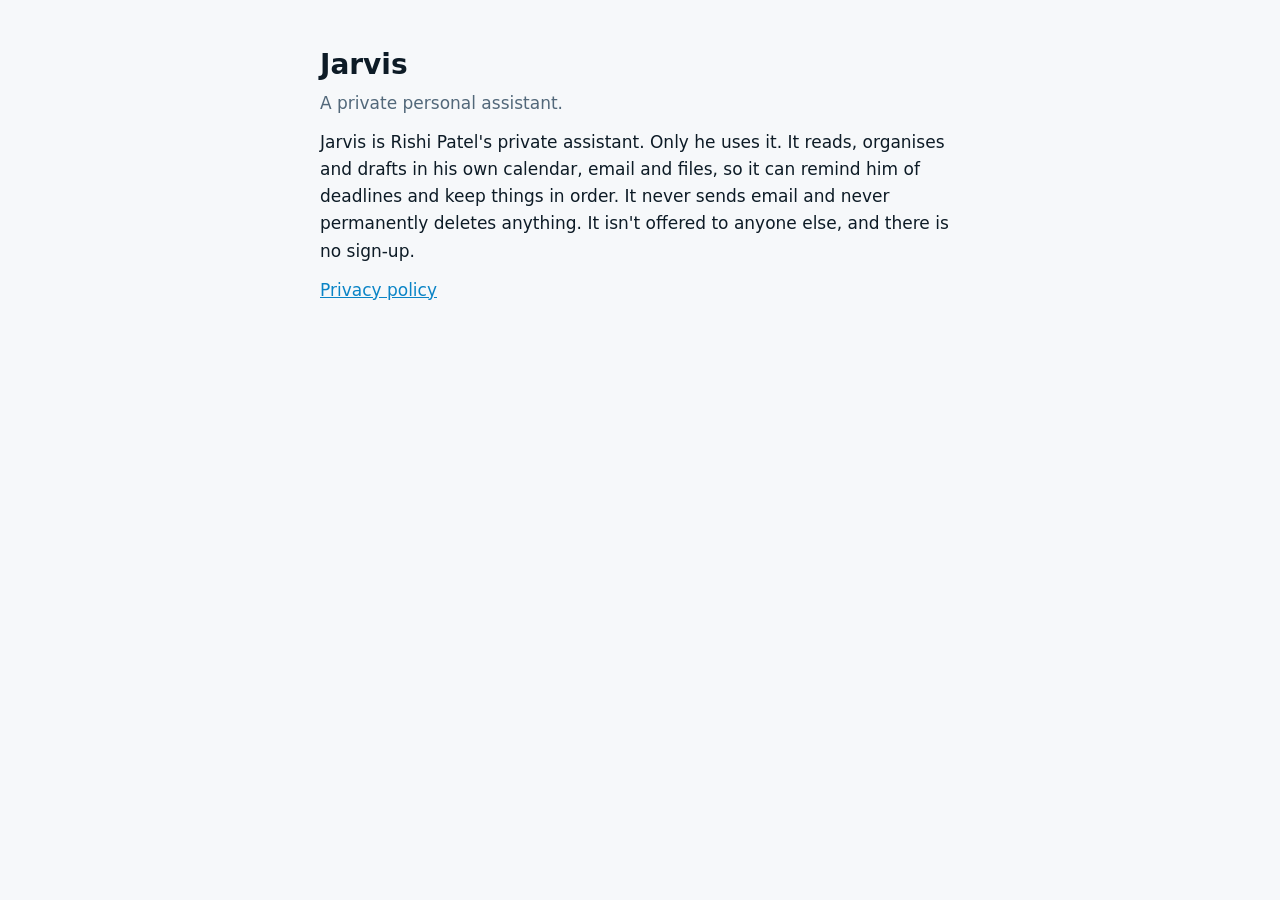
<file: index.html>
<!doctype html>
<html lang="en-GB">
<head>
<meta charset="utf-8">
<meta name="viewport" content="width=device-width, initial-scale=1">
<title>Jarvis</title>
<meta name="robots" content="noindex">
<link rel="stylesheet" href="style.css">
</head>
<body>
<main>
<h1>Jarvis</h1>
<p class="muted">A private personal assistant.</p>
<p>Jarvis is Rishi Patel's private assistant. Only he uses it. It reads, organises and drafts in his own calendar, email and files, so it can remind him of deadlines and keep things in order. It never sends email and never permanently deletes anything. It isn't offered to anyone else, and there is no sign-up.</p>
<p><a href="privacy.html">Privacy policy</a></p>
</main>
</body>
</html>
</file>
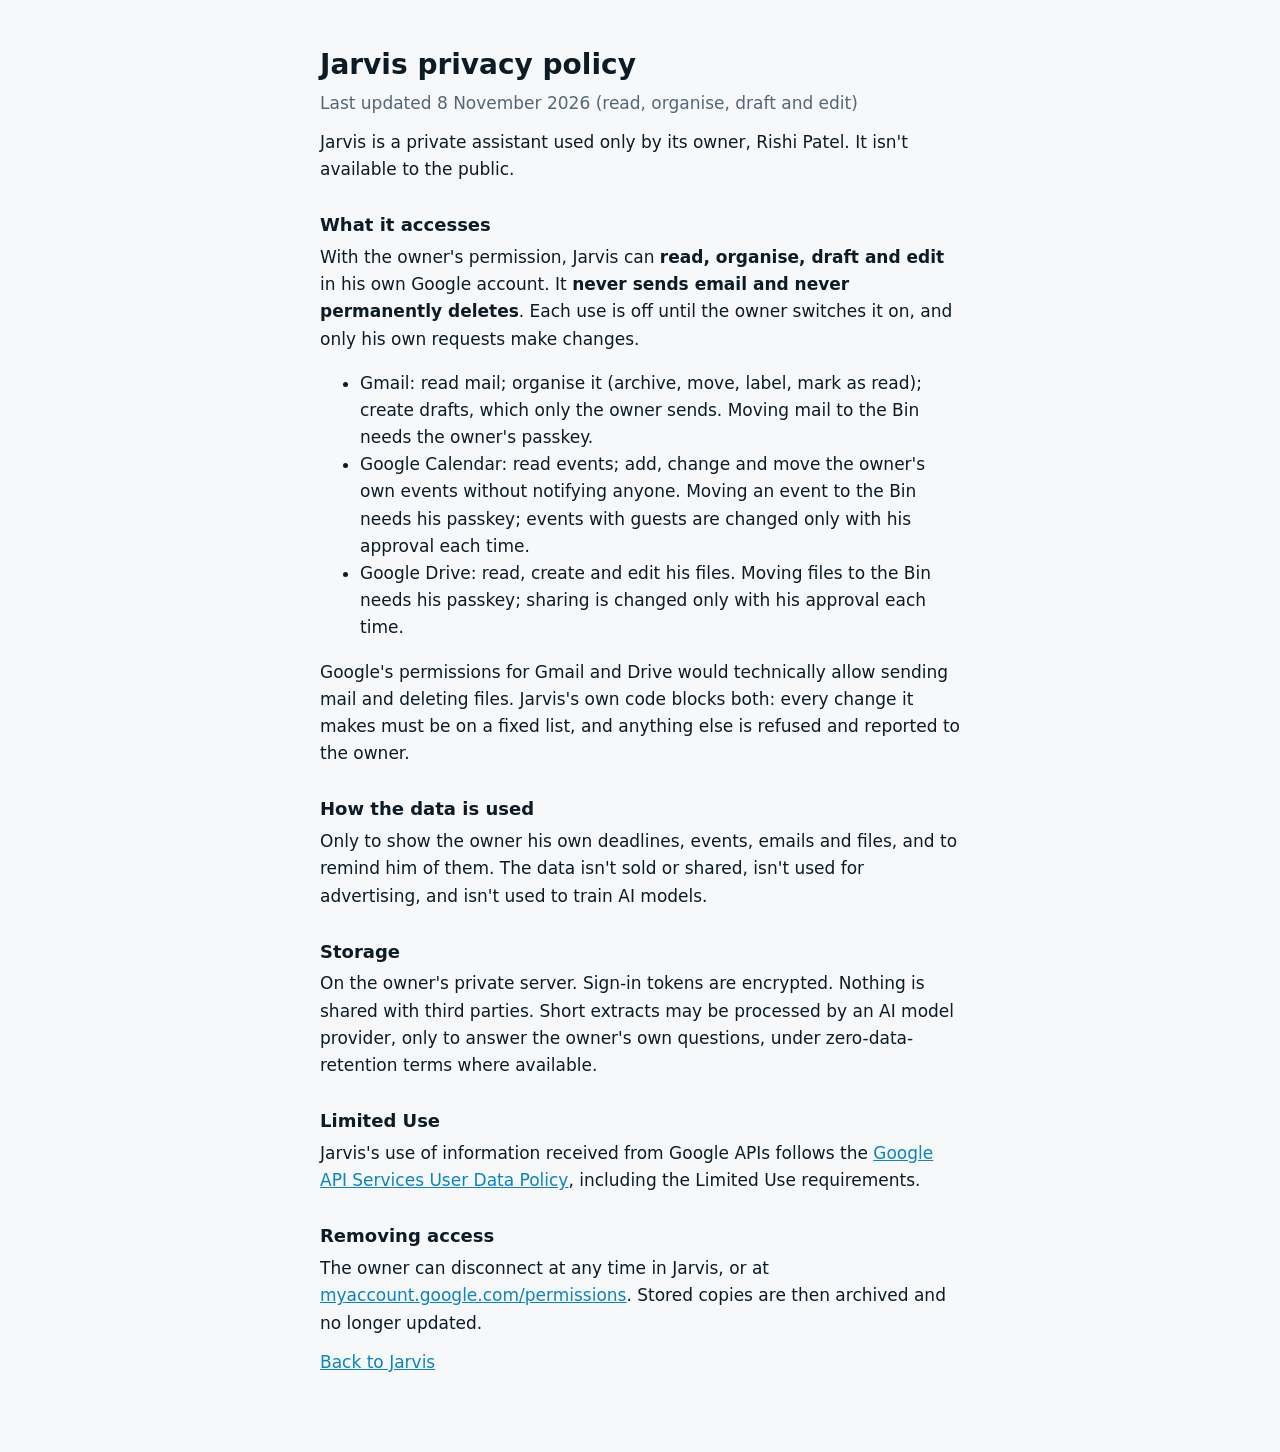
<file: privacy.html>
<!doctype html>
<html lang="en-GB">
<head>
<meta charset="utf-8">
<meta name="viewport" content="width=device-width, initial-scale=1">
<title>Jarvis privacy policy</title>
<meta name="robots" content="noindex">
<link rel="stylesheet" href="style.css">
</head>
<body>
<main>
<h1>Jarvis privacy policy</h1>
<p class="muted">Last updated 8 November 2026 (read, organise, draft and edit)</p>
<p>Jarvis is a private assistant used only by its owner, Rishi Patel. It isn't available to the public.</p>
<h2>What it accesses</h2>
<p>With the owner's permission, Jarvis can <strong>read, organise, draft and edit</strong> in his own Google account. It <strong>never sends email and never permanently deletes</strong>. Each use is off until the owner switches it on, and only his own requests make changes.</p>
<ul>
<li>Gmail: read mail; organise it (archive, move, label, mark as read); create drafts, which only the owner sends. Moving mail to the Bin needs the owner's passkey.</li>
<li>Google Calendar: read events; add, change and move the owner's own events without notifying anyone. Moving an event to the Bin needs his passkey; events with guests are changed only with his approval each time.</li>
<li>Google Drive: read, create and edit his files. Moving files to the Bin needs his passkey; sharing is changed only with his approval each time.</li>
</ul>
<p>Google's permissions for Gmail and Drive would technically allow sending mail and deleting files. Jarvis's own code blocks both: every change it makes must be on a fixed list, and anything else is refused and reported to the owner.</p>
<h2>How the data is used</h2>
<p>Only to show the owner his own deadlines, events, emails and files, and to remind him of them. The data isn't sold or shared, isn't used for advertising, and isn't used to train AI models.</p>
<h2>Storage</h2>
<p>On the owner's private server. Sign-in tokens are encrypted. Nothing is shared with third parties. Short extracts may be processed by an AI model provider, only to answer the owner's own questions, under zero-data-retention terms where available.</p>
<h2>Limited Use</h2>
<p>Jarvis's use of information received from Google APIs follows the <a href="https://developers.google.com/terms/api-services-user-data-policy">Google API Services User Data Policy</a>, including the Limited Use requirements.</p>
<h2>Removing access</h2>
<p>The owner can disconnect at any time in Jarvis, or at <a href="https://myaccount.google.com/permissions">myaccount.google.com/permissions</a>. Stored copies are then archived and no longer updated.</p>
<p><a href="./">Back to Jarvis</a></p>
</main>
</body>
</html>
</file>
<file: style.css>
:root { color-scheme: light dark; --bg: #f6f8fa; --fg: #0d1b26; --muted: #52687a; --accent: #0a84c6; }
@media (prefers-color-scheme: dark) { :root { --bg: #02060c; --fg: #e6f3fa; --muted: #8aa9ba; --accent: #2fd4ff; } }
body { margin: 0; background: var(--bg); color: var(--fg); font: 17px/1.6 -apple-system, system-ui, sans-serif; }
main { max-width: 640px; margin: 0 auto; padding: 48px 16px 64px; }
h1 { font-size: 28px; line-height: 1.2; margin: 0 0 8px; }
h2 { font-size: 18px; margin: 28px 0 4px; }
p { margin: 0 0 12px; }
.muted { color: var(--muted); }
a { color: var(--accent); }
</file>
